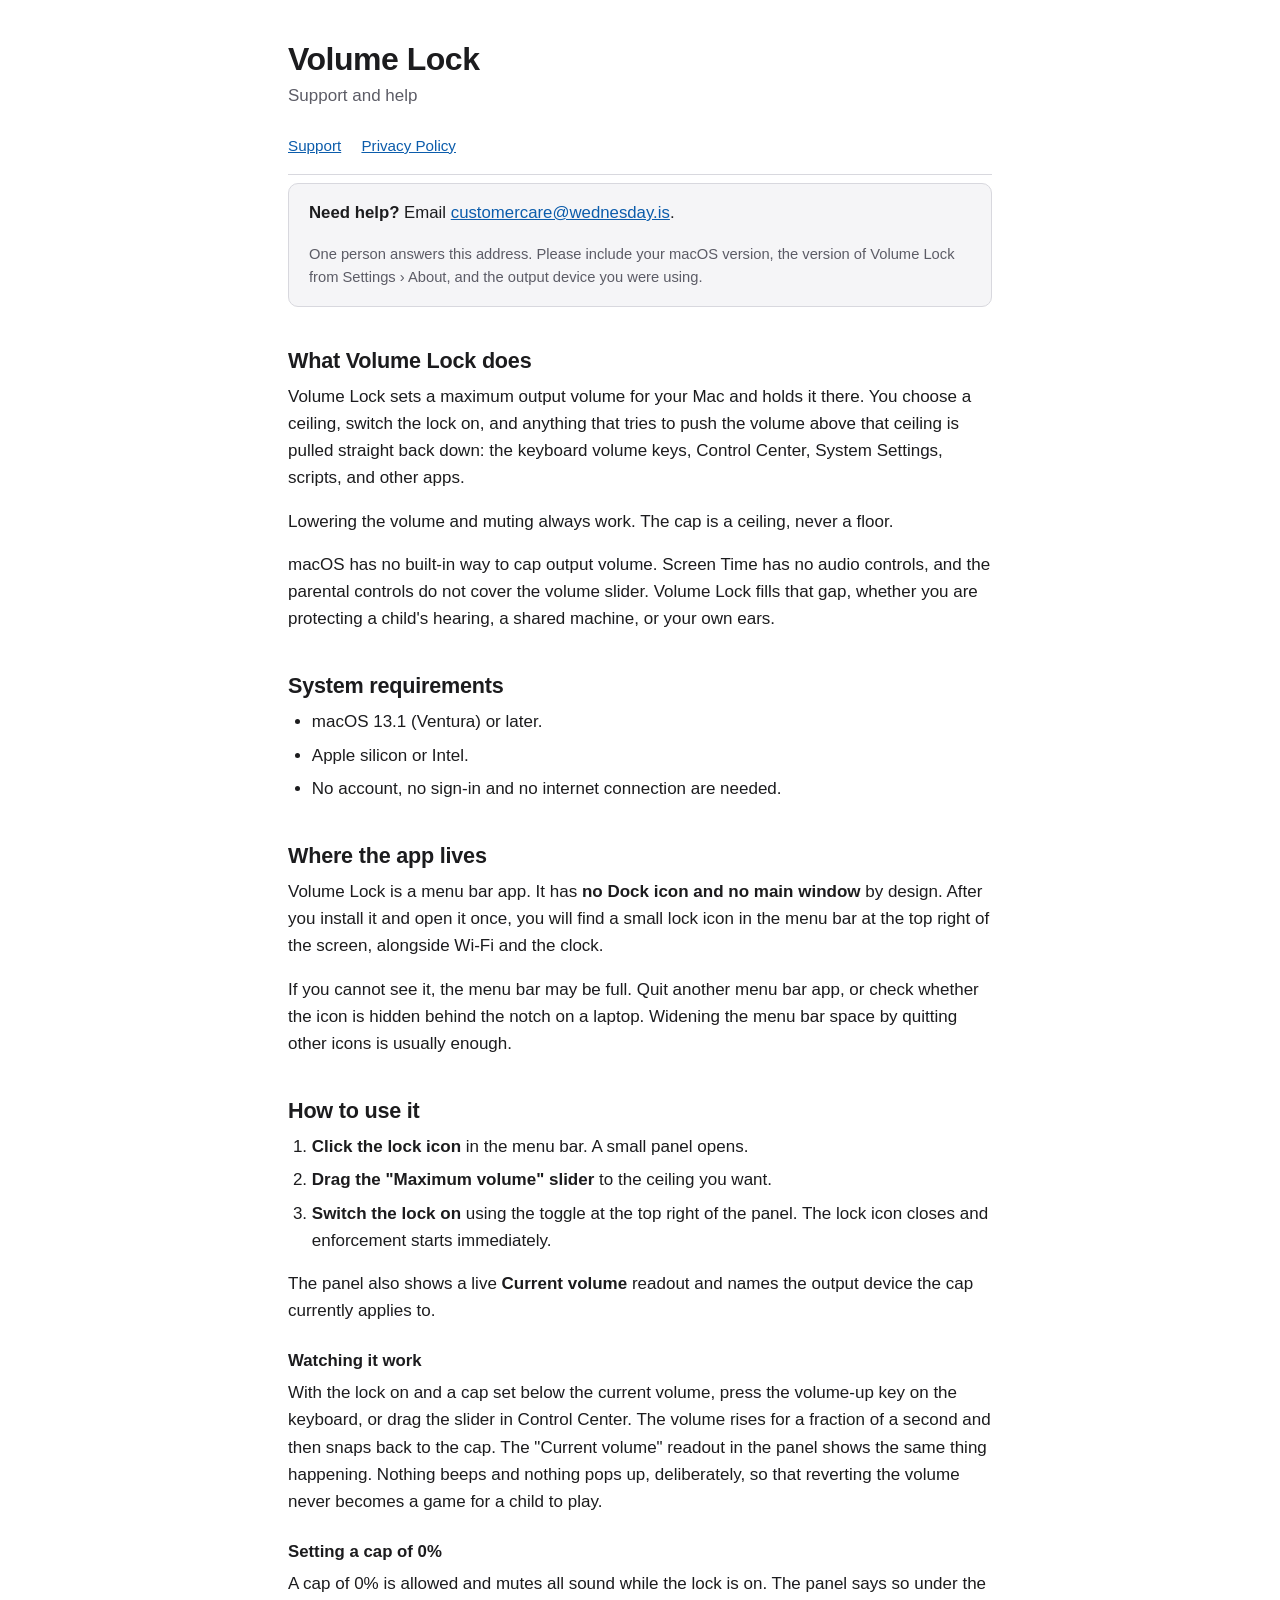
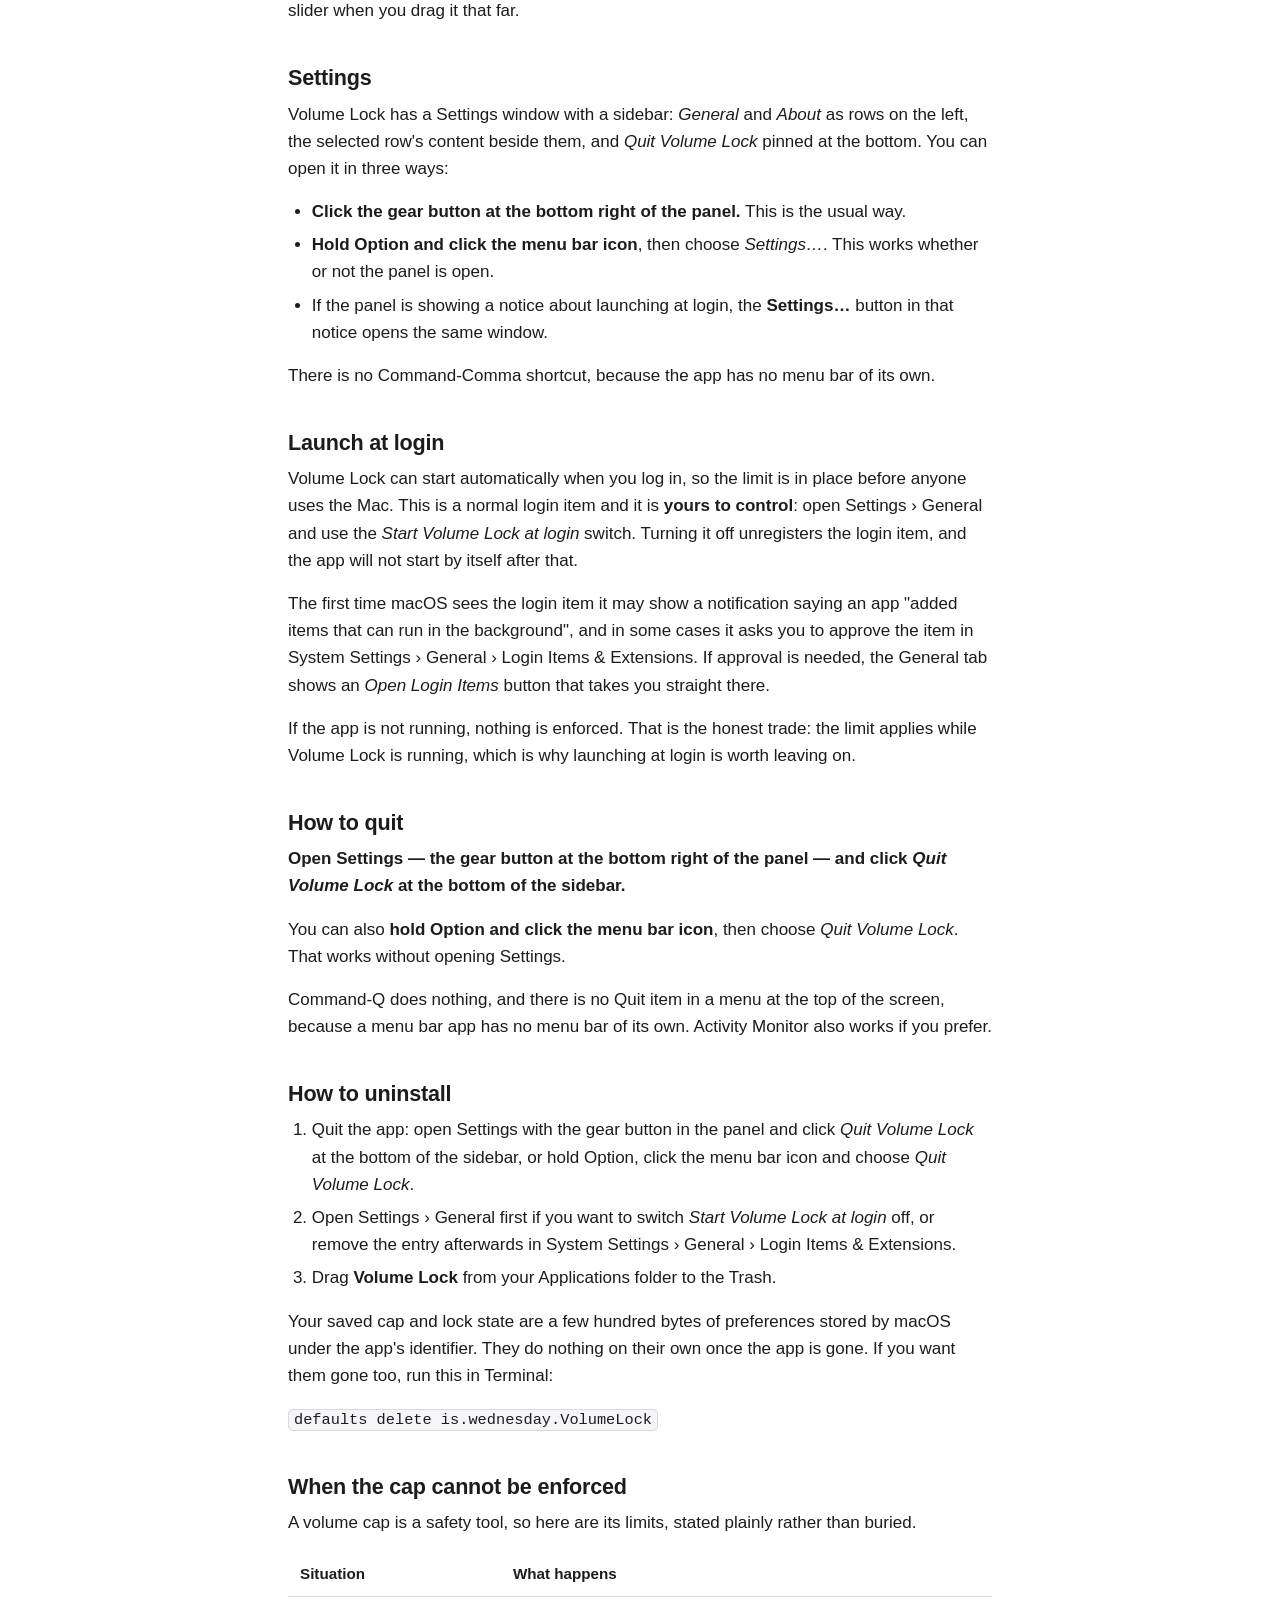
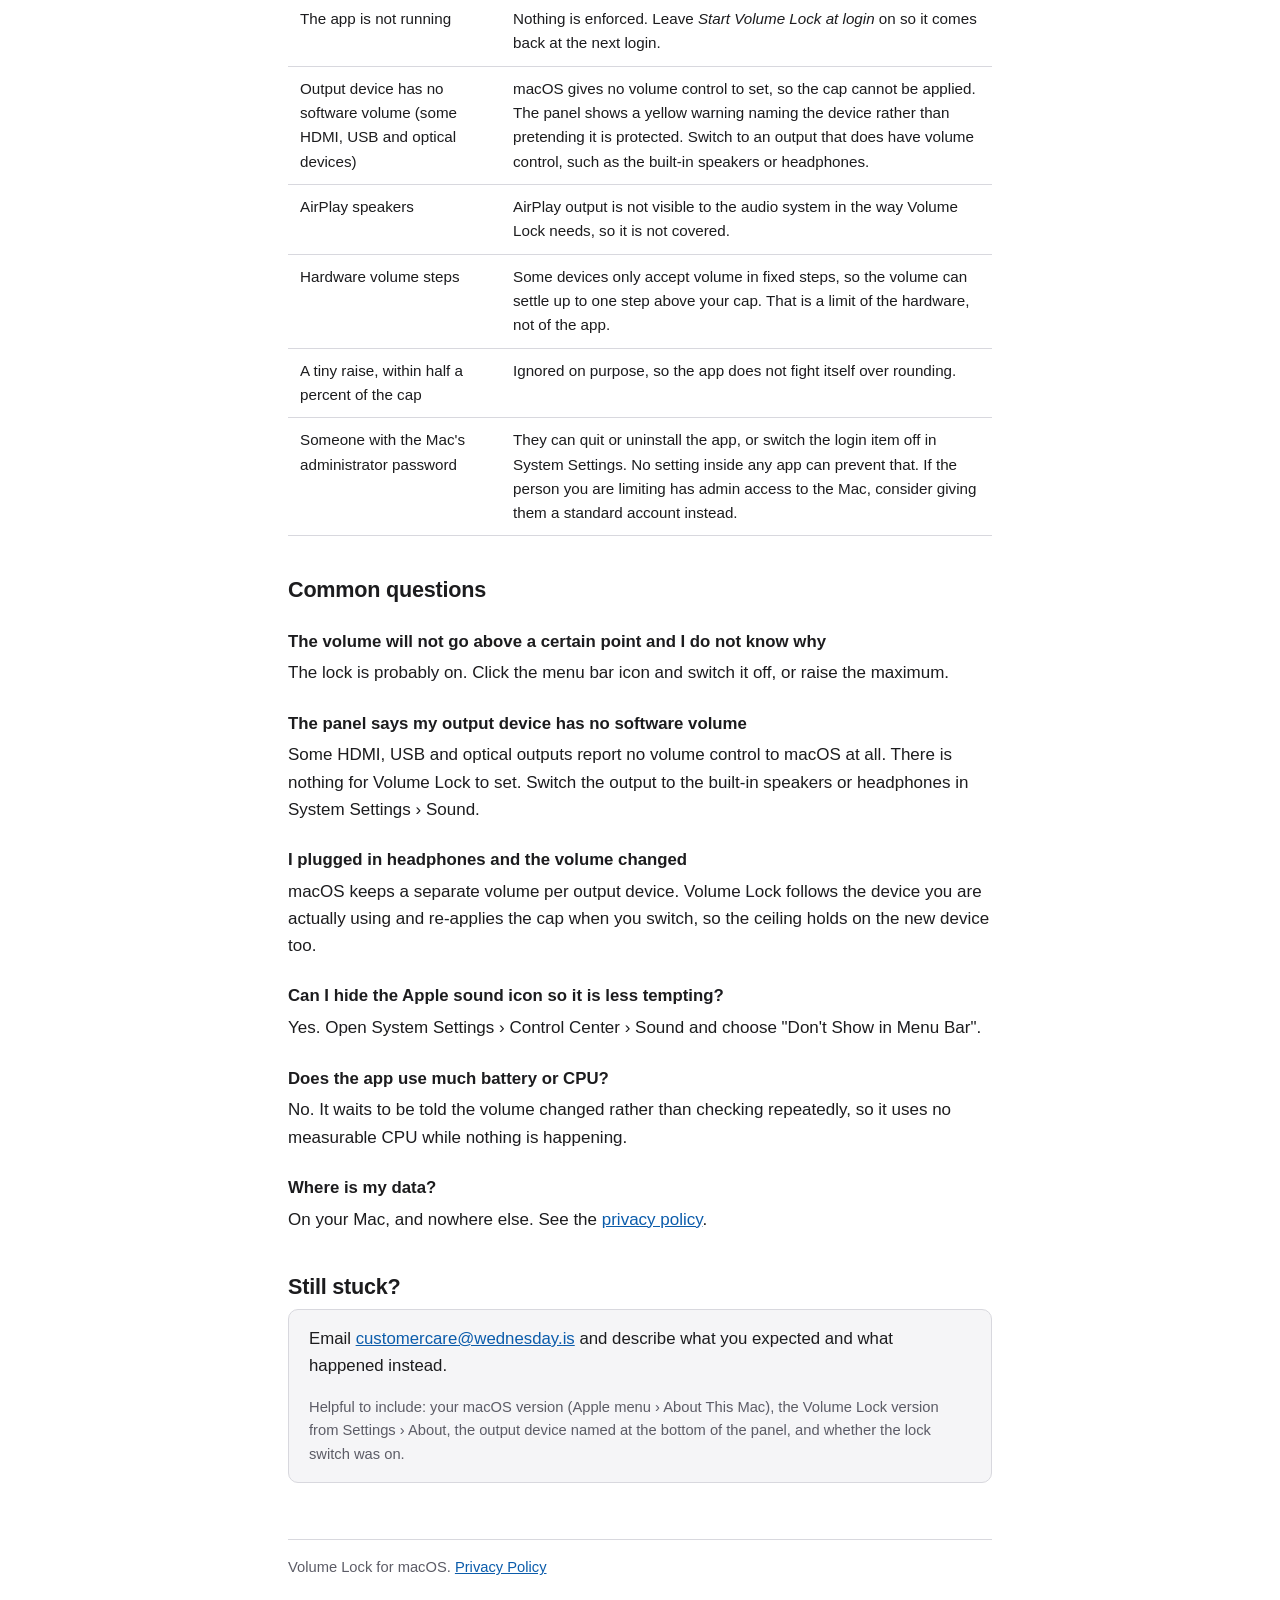
<file: index.html>
<!DOCTYPE html>
<html lang="en">
<head>
<meta charset="utf-8">
<meta name="viewport" content="width=device-width, initial-scale=1">
<title>Volume Lock Support</title>
<meta name="description" content="Support and help for Volume Lock, a macOS menu bar app that sets a maximum output volume.">
<link rel="stylesheet" href="style.css">
</head>
<body>
<div class="wrap">

<header class="site">
  <h1>Volume Lock</h1>
  <p>Support and help</p>
  <nav class="site">
    <a href="index.html">Support</a>
    <a href="privacy.html">Privacy Policy</a>
  </nav>
</header>

<div class="card contact">
  <p><strong>Need help?</strong> Email <a href="mailto:customercare@wednesday.is">customercare@wednesday.is</a>.</p>
  <p class="meta">One person answers this address. Please include your macOS version, the version of Volume Lock from Settings &rsaquo; About, and the output device you were using.</p>
</div>

<h2>What Volume Lock does</h2>

<p>Volume Lock sets a maximum output volume for your Mac and holds it there. You choose a
ceiling, switch the lock on, and anything that tries to push the volume above that ceiling is
pulled straight back down: the keyboard volume keys, Control Center, System Settings, scripts,
and other apps.</p>

<p>Lowering the volume and muting always work. The cap is a ceiling, never a floor.</p>

<p>macOS has no built-in way to cap output volume. Screen Time has no audio controls, and the
parental controls do not cover the volume slider. Volume Lock fills that gap, whether you are
protecting a child's hearing, a shared machine, or your own ears.</p>

<h2>System requirements</h2>

<ul>
  <li>macOS 13.1 (Ventura) or later.</li>
  <li>Apple silicon or Intel.</li>
  <li>No account, no sign-in and no internet connection are needed.</li>
</ul>

<h2>Where the app lives</h2>

<p>Volume Lock is a menu bar app. It has <strong>no Dock icon and no main window</strong> by
design. After you install it and open it once, you will find a small lock icon in the menu bar
at the top right of the screen, alongside Wi-Fi and the clock.</p>

<p>If you cannot see it, the menu bar may be full. Quit another menu bar app, or check whether
the icon is hidden behind the notch on a laptop. Widening the menu bar space by quitting other
icons is usually enough.</p>

<h2>How to use it</h2>

<ol>
  <li><strong>Click the lock icon</strong> in the menu bar. A small panel opens.</li>
  <li><strong>Drag the "Maximum volume" slider</strong> to the ceiling you want.</li>
  <li><strong>Switch the lock on</strong> using the toggle at the top right of the panel. The
    lock icon closes and enforcement starts immediately.</li>
</ol>

<p>The panel also shows a live <strong>Current volume</strong> readout and names the output
device the cap currently applies to.</p>

<h3>Watching it work</h3>

<p>With the lock on and a cap set below the current volume, press the volume-up key on the
keyboard, or drag the slider in Control Center. The volume rises for a fraction of a second and
then snaps back to the cap. The "Current volume" readout in the panel shows the same thing
happening. Nothing beeps and nothing pops up, deliberately, so that reverting the volume never
becomes a game for a child to play.</p>

<h3>Setting a cap of 0%</h3>

<p>A cap of 0% is allowed and mutes all sound while the lock is on. The panel says so under the
slider when you drag it that far.</p>

<h2>Settings</h2>

<p>Volume Lock has a Settings window with a sidebar: <em>General</em> and <em>About</em> as rows
on the left, the selected row's content beside them, and <em>Quit Volume Lock</em> pinned at the
bottom. You can open it in three ways:</p>

<ul>
  <li><strong>Click the gear button at the bottom right of the panel.</strong> This is the usual
    way.</li>
  <li><strong>Hold Option and click the menu bar icon</strong>, then choose <em>Settings…</em>.
    This works whether or not the panel is open.</li>
  <li>If the panel is showing a notice about launching at login, the <strong>Settings…</strong>
    button in that notice opens the same window.</li>
</ul>

<p>There is no Command-Comma shortcut, because the app has no menu bar of its own.</p>

<h2>Launch at login</h2>

<p>Volume Lock can start automatically when you log in, so the limit is in place before anyone
uses the Mac. This is a normal login item and it is <strong>yours to control</strong>: open
Settings &rsaquo; General and use the <em>Start Volume Lock at login</em> switch. Turning it off
unregisters the login item, and the app will not start by itself after that.</p>

<p>The first time macOS sees the login item it may show a notification saying an app "added
items that can run in the background", and in some cases it asks you to approve the item in
System Settings &rsaquo; General &rsaquo; Login Items &amp; Extensions. If approval is needed,
the General tab shows an <em>Open Login Items</em> button that takes you straight there.</p>

<p>If the app is not running, nothing is enforced. That is the honest trade: the limit applies
while Volume Lock is running, which is why launching at login is worth leaving on.</p>

<h2>How to quit</h2>

<p><strong>Open Settings — the gear button at the bottom right of the panel — and click
<em>Quit Volume Lock</em> at the bottom of the sidebar.</strong></p>

<p>You can also <strong>hold Option and click the menu bar icon</strong>, then choose
<em>Quit Volume Lock</em>. That works without opening Settings.</p>

<p>Command-Q does nothing, and there is no Quit item in a menu at the top of the screen, because
a menu bar app has no menu bar of its own. Activity Monitor also works if you prefer.</p>

<h2>How to uninstall</h2>

<ol>
  <li>Quit the app: open Settings with the gear button in the panel and click <em>Quit Volume
    Lock</em> at the bottom of the sidebar, or hold Option, click the menu bar icon and choose
    <em>Quit Volume Lock</em>.</li>
  <li>Open Settings &rsaquo; General first if you want to switch <em>Start Volume Lock at
    login</em> off, or remove the entry afterwards in System Settings &rsaquo; General &rsaquo;
    Login Items &amp; Extensions.</li>
  <li>Drag <strong>Volume Lock</strong> from your Applications folder to the Trash.</li>
</ol>

<p>Your saved cap and lock state are a few hundred bytes of preferences stored by macOS under
the app's identifier. They do nothing on their own once the app is gone. If you want them gone
too, run this in Terminal:</p>

<p><code>defaults delete is.wednesday.VolumeLock</code></p>

<h2>When the cap cannot be enforced</h2>

<p>A volume cap is a safety tool, so here are its limits, stated plainly rather than buried.</p>

<table>
  <thead>
    <tr><th>Situation</th><th>What happens</th></tr>
  </thead>
  <tbody>
    <tr>
      <td>The app is not running</td>
      <td>Nothing is enforced. Leave <em>Start Volume Lock at login</em> on so it comes back at
        the next login.</td>
    </tr>
    <tr>
      <td>Output device has no software volume (some HDMI, USB and optical devices)</td>
      <td>macOS gives no volume control to set, so the cap cannot be applied. The panel shows a
        yellow warning naming the device rather than pretending it is protected. Switch to an
        output that does have volume control, such as the built-in speakers or headphones.</td>
    </tr>
    <tr>
      <td>AirPlay speakers</td>
      <td>AirPlay output is not visible to the audio system in the way Volume Lock needs, so it
        is not covered.</td>
    </tr>
    <tr>
      <td>Hardware volume steps</td>
      <td>Some devices only accept volume in fixed steps, so the volume can settle up to one
        step above your cap. That is a limit of the hardware, not of the app.</td>
    </tr>
    <tr>
      <td>A tiny raise, within half a percent of the cap</td>
      <td>Ignored on purpose, so the app does not fight itself over rounding.</td>
    </tr>
    <tr>
      <td>Someone with the Mac's administrator password</td>
      <td>They can quit or uninstall the app, or switch the login item off in System Settings.
        No setting inside any app can prevent that. If the person you are limiting has admin
        access to the Mac, consider giving them a standard account instead.</td>
    </tr>
  </tbody>
</table>

<h2>Common questions</h2>

<h3>The volume will not go above a certain point and I do not know why</h3>
<p>The lock is probably on. Click the menu bar icon and switch it off, or raise the maximum.</p>

<h3>The panel says my output device has no software volume</h3>
<p>Some HDMI, USB and optical outputs report no volume control to macOS at all. There is nothing
for Volume Lock to set. Switch the output to the built-in speakers or headphones in
System Settings &rsaquo; Sound.</p>

<h3>I plugged in headphones and the volume changed</h3>
<p>macOS keeps a separate volume per output device. Volume Lock follows the device you are
actually using and re-applies the cap when you switch, so the ceiling holds on the new device
too.</p>

<h3>Can I hide the Apple sound icon so it is less tempting?</h3>
<p>Yes. Open System Settings &rsaquo; Control Center &rsaquo; Sound and choose
"Don't Show in Menu Bar".</p>

<h3>Does the app use much battery or CPU?</h3>
<p>No. It waits to be told the volume changed rather than checking repeatedly, so it uses no
measurable CPU while nothing is happening.</p>

<h3>Where is my data?</h3>
<p>On your Mac, and nowhere else. See the <a href="privacy.html">privacy policy</a>.</p>

<h2>Still stuck?</h2>

<div class="card contact">
  <p>Email <a href="mailto:customercare@wednesday.is">customercare@wednesday.is</a> and describe
  what you expected and what happened instead.</p>
  <p class="meta">Helpful to include: your macOS version (Apple menu &rsaquo; About This Mac),
  the Volume Lock version from Settings &rsaquo; About, the output device named at the bottom of
  the panel, and whether the lock switch was on.</p>
</div>

<footer class="site">
  <p>Volume Lock for macOS. <a href="privacy.html">Privacy Policy</a></p>
</footer>

</div>
</body>
</html>
</file>
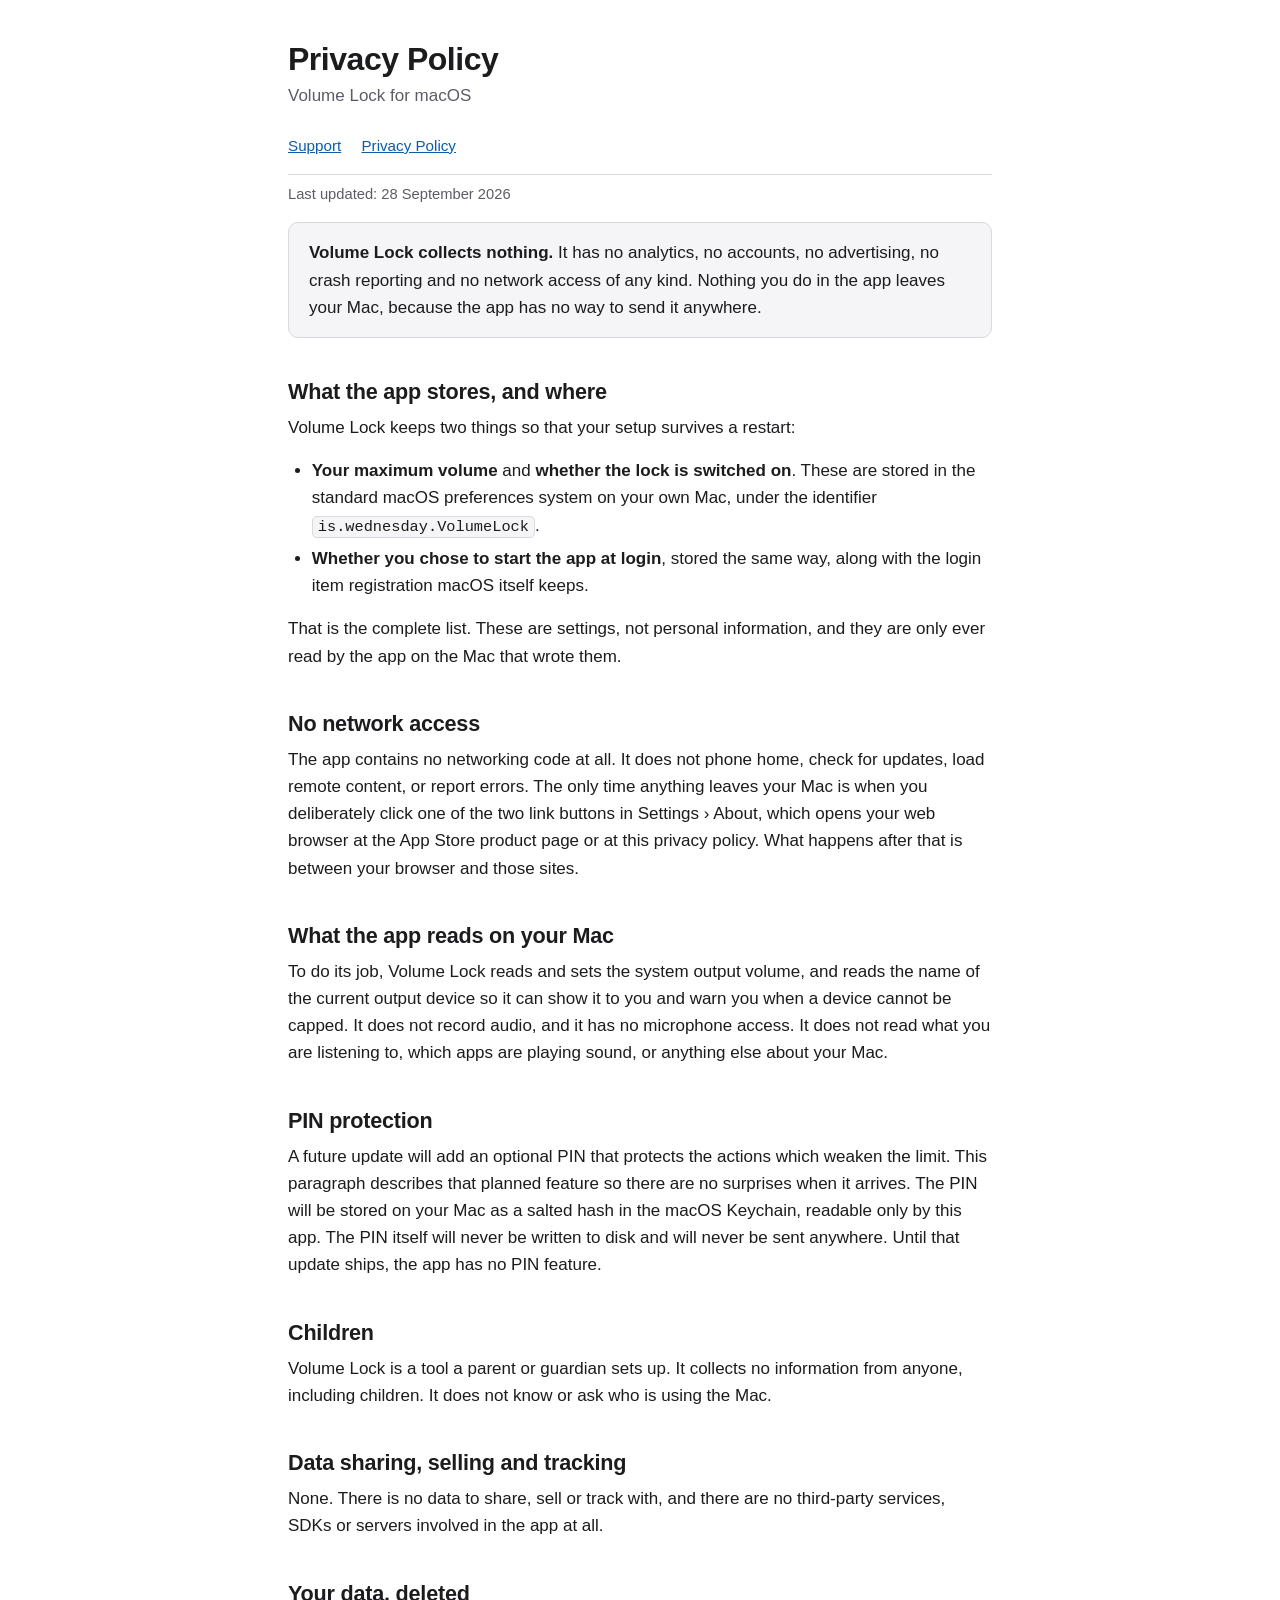
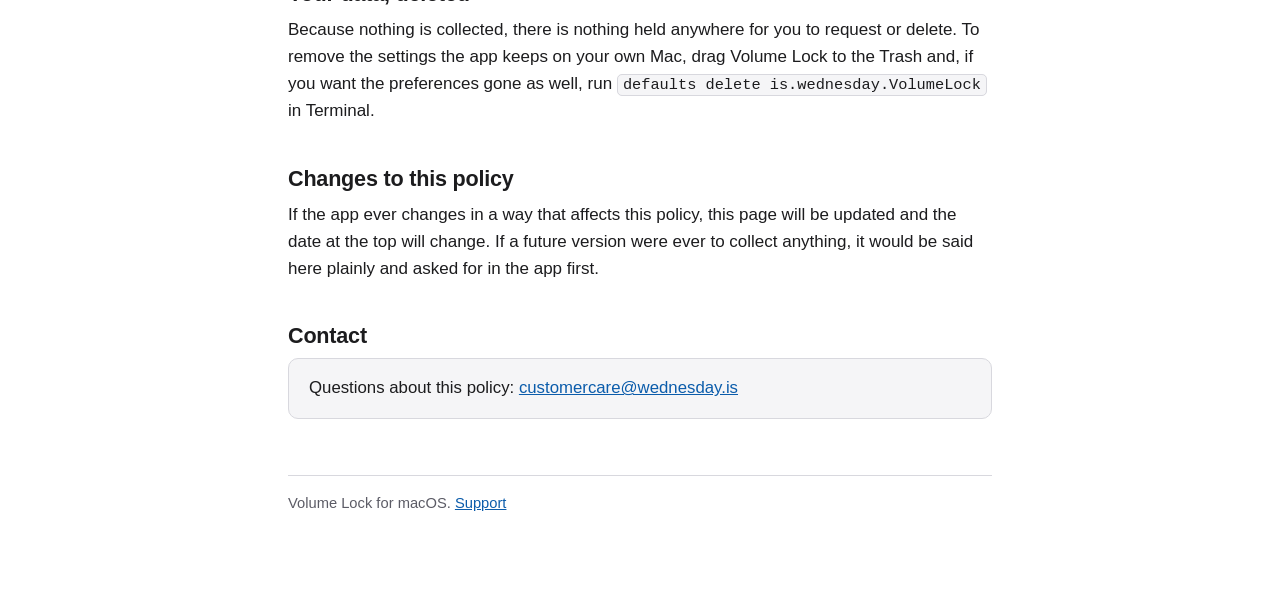
<file: privacy.html>
<!DOCTYPE html>
<html lang="en">
<head>
<meta charset="utf-8">
<meta name="viewport" content="width=device-width, initial-scale=1">
<title>Volume Lock Privacy Policy</title>
<meta name="description" content="Privacy policy for Volume Lock. The app collects no data, has no network access, and stores its settings only on your Mac.">
<link rel="stylesheet" href="style.css">
</head>
<body>
<div class="wrap">

<header class="site">
  <h1>Privacy Policy</h1>
  <p>Volume Lock for macOS</p>
  <nav class="site">
    <a href="index.html">Support</a>
    <a href="privacy.html">Privacy Policy</a>
  </nav>
</header>

<p class="meta">Last updated: 28 September 2026</p>

<div class="card">
  <p><strong>Volume Lock collects nothing.</strong> It has no analytics, no accounts, no
  advertising, no crash reporting and no network access of any kind. Nothing you do in the app
  leaves your Mac, because the app has no way to send it anywhere.</p>
</div>

<h2>What the app stores, and where</h2>

<p>Volume Lock keeps two things so that your setup survives a restart:</p>

<ul>
  <li><strong>Your maximum volume</strong> and <strong>whether the lock is switched on</strong>.
    These are stored in the standard macOS preferences system on your own Mac, under the
    identifier <code>is.wednesday.VolumeLock</code>.</li>
  <li><strong>Whether you chose to start the app at login</strong>, stored the same way, along
    with the login item registration macOS itself keeps.</li>
</ul>

<p>That is the complete list. These are settings, not personal information, and they are only
ever read by the app on the Mac that wrote them.</p>

<h2>No network access</h2>

<p>The app contains no networking code at all. It does not phone home, check for updates, load
remote content, or report errors. The only time anything leaves your Mac is when you deliberately
click one of the two link buttons in Settings &rsaquo; About, which opens your web browser at the
App Store product page or at this privacy policy. What happens after that is between your browser
and those sites.</p>

<h2>What the app reads on your Mac</h2>

<p>To do its job, Volume Lock reads and sets the system output volume, and reads the name of the
current output device so it can show it to you and warn you when a device cannot be capped. It
does not record audio, and it has no microphone access. It does not read what you are listening
to, which apps are playing sound, or anything else about your Mac.</p>

<h2>PIN protection</h2>

<p>A future update will add an optional PIN that protects the actions which weaken the limit.
This paragraph describes that planned feature so there are no surprises when it arrives. The PIN
will be stored on your Mac as a salted hash in the macOS Keychain, readable only by this app. The
PIN itself will never be written to disk and will never be sent anywhere. Until that update ships,
the app has no PIN feature.</p>

<h2>Children</h2>

<p>Volume Lock is a tool a parent or guardian sets up. It collects no information from anyone,
including children. It does not know or ask who is using the Mac.</p>

<h2>Data sharing, selling and tracking</h2>

<p>None. There is no data to share, sell or track with, and there are no third-party services,
SDKs or servers involved in the app at all.</p>

<h2>Your data, deleted</h2>

<p>Because nothing is collected, there is nothing held anywhere for you to request or delete. To
remove the settings the app keeps on your own Mac, drag Volume Lock to the Trash and, if you want
the preferences gone as well, run <code>defaults delete is.wednesday.VolumeLock</code> in
Terminal.</p>

<h2>Changes to this policy</h2>

<p>If the app ever changes in a way that affects this policy, this page will be updated and the
date at the top will change. If a future version were ever to collect anything, it would be said
here plainly and asked for in the app first.</p>

<h2>Contact</h2>

<div class="card contact">
  <p>Questions about this policy: <a href="mailto:customercare@wednesday.is">customercare@wednesday.is</a></p>
</div>

<footer class="site">
  <p>Volume Lock for macOS. <a href="index.html">Support</a></p>
</footer>

</div>
</body>
</html>
</file>
<file: style.css>
/* Volume Lock support site.
   One small stylesheet, no build step, no external requests. An app that collects nothing
   should not ship a tracking pixel, so there are no CDN fonts and no analytics here either. */

:root {
  --bg: #ffffff;
  --surface: #f5f5f7;
  --text: #1c1c1e;
  --muted: #5c5c66;
  --rule: #d8d8de;
  --link: #0b5cab;
  --accent: #1c1c1e;
}

@media (prefers-color-scheme: dark) {
  :root {
    --bg: #131315;
    --surface: #1e1e22;
    --text: #ececf0;
    --muted: #a3a3ad;
    --rule: #34343a;
    --link: #79b8ff;
    --accent: #ececf0;
  }
}

* {
  box-sizing: border-box;
}

html {
  -webkit-text-size-adjust: 100%;
}

body {
  margin: 0;
  padding: 0 16px 64px;
  background: var(--bg);
  color: var(--text);
  font: 17px/1.6 -apple-system, BlinkMacSystemFont, "Segoe UI", Roboto, Helvetica, Arial, sans-serif;
}

.wrap {
  max-width: 44rem;
  margin: 0 auto;
}

header.site {
  padding: 40px 0 8px;
  border-bottom: 1px solid var(--rule);
  margin-bottom: 8px;
}

header.site h1 {
  font-size: 2rem;
  line-height: 1.2;
  margin: 0 0 4px;
  letter-spacing: -0.015em;
}

header.site p {
  margin: 0 0 24px;
  color: var(--muted);
}

nav.site {
  margin: 0 0 8px;
  font-size: 0.95rem;
}

nav.site a {
  margin-right: 16px;
}

h2 {
  font-size: 1.35rem;
  line-height: 1.3;
  margin: 40px 0 8px;
  letter-spacing: -0.01em;
}

h3 {
  font-size: 1.05rem;
  margin: 24px 0 4px;
}

p,
ul,
ol {
  margin: 0 0 16px;
}

ul,
ol {
  padding-left: 1.4em;
}

li {
  margin-bottom: 6px;
}

a {
  color: var(--link);
}

a:hover {
  text-decoration: none;
}

code,
kbd {
  font-family: ui-monospace, SFMono-Regular, Menlo, Consolas, monospace;
  font-size: 0.9em;
  background: var(--surface);
  border: 1px solid var(--rule);
  border-radius: 5px;
  padding: 1px 5px;
}

.card {
  background: var(--surface);
  border: 1px solid var(--rule);
  border-radius: 10px;
  padding: 16px 20px;
  margin: 0 0 24px;
}

.card p:last-child,
.card ul:last-child {
  margin-bottom: 0;
}

.contact {
  font-size: 1.05rem;
}

table {
  width: 100%;
  border-collapse: collapse;
  margin: 0 0 24px;
  font-size: 0.95rem;
}

th,
td {
  text-align: left;
  vertical-align: top;
  padding: 10px 12px;
  border-bottom: 1px solid var(--rule);
}

th {
  font-weight: 600;
}

.meta {
  color: var(--muted);
  font-size: 0.92rem;
}

footer.site {
  margin-top: 56px;
  padding-top: 16px;
  border-top: 1px solid var(--rule);
  color: var(--muted);
  font-size: 0.92rem;
}

@media (max-width: 480px) {
  body {
    font-size: 16px;
  }

  header.site {
    padding-top: 28px;
  }

  header.site h1 {
    font-size: 1.6rem;
  }

  table,
  thead,
  tbody,
  tr,
  th,
  td {
    display: block;
  }

  thead {
    display: none;
  }

  tr {
    border-bottom: 1px solid var(--rule);
    padding: 8px 0;
  }

  th,
  td {
    border: 0;
    padding: 2px 0;
  }

  td:first-child {
    font-weight: 600;
  }
}
</file>
